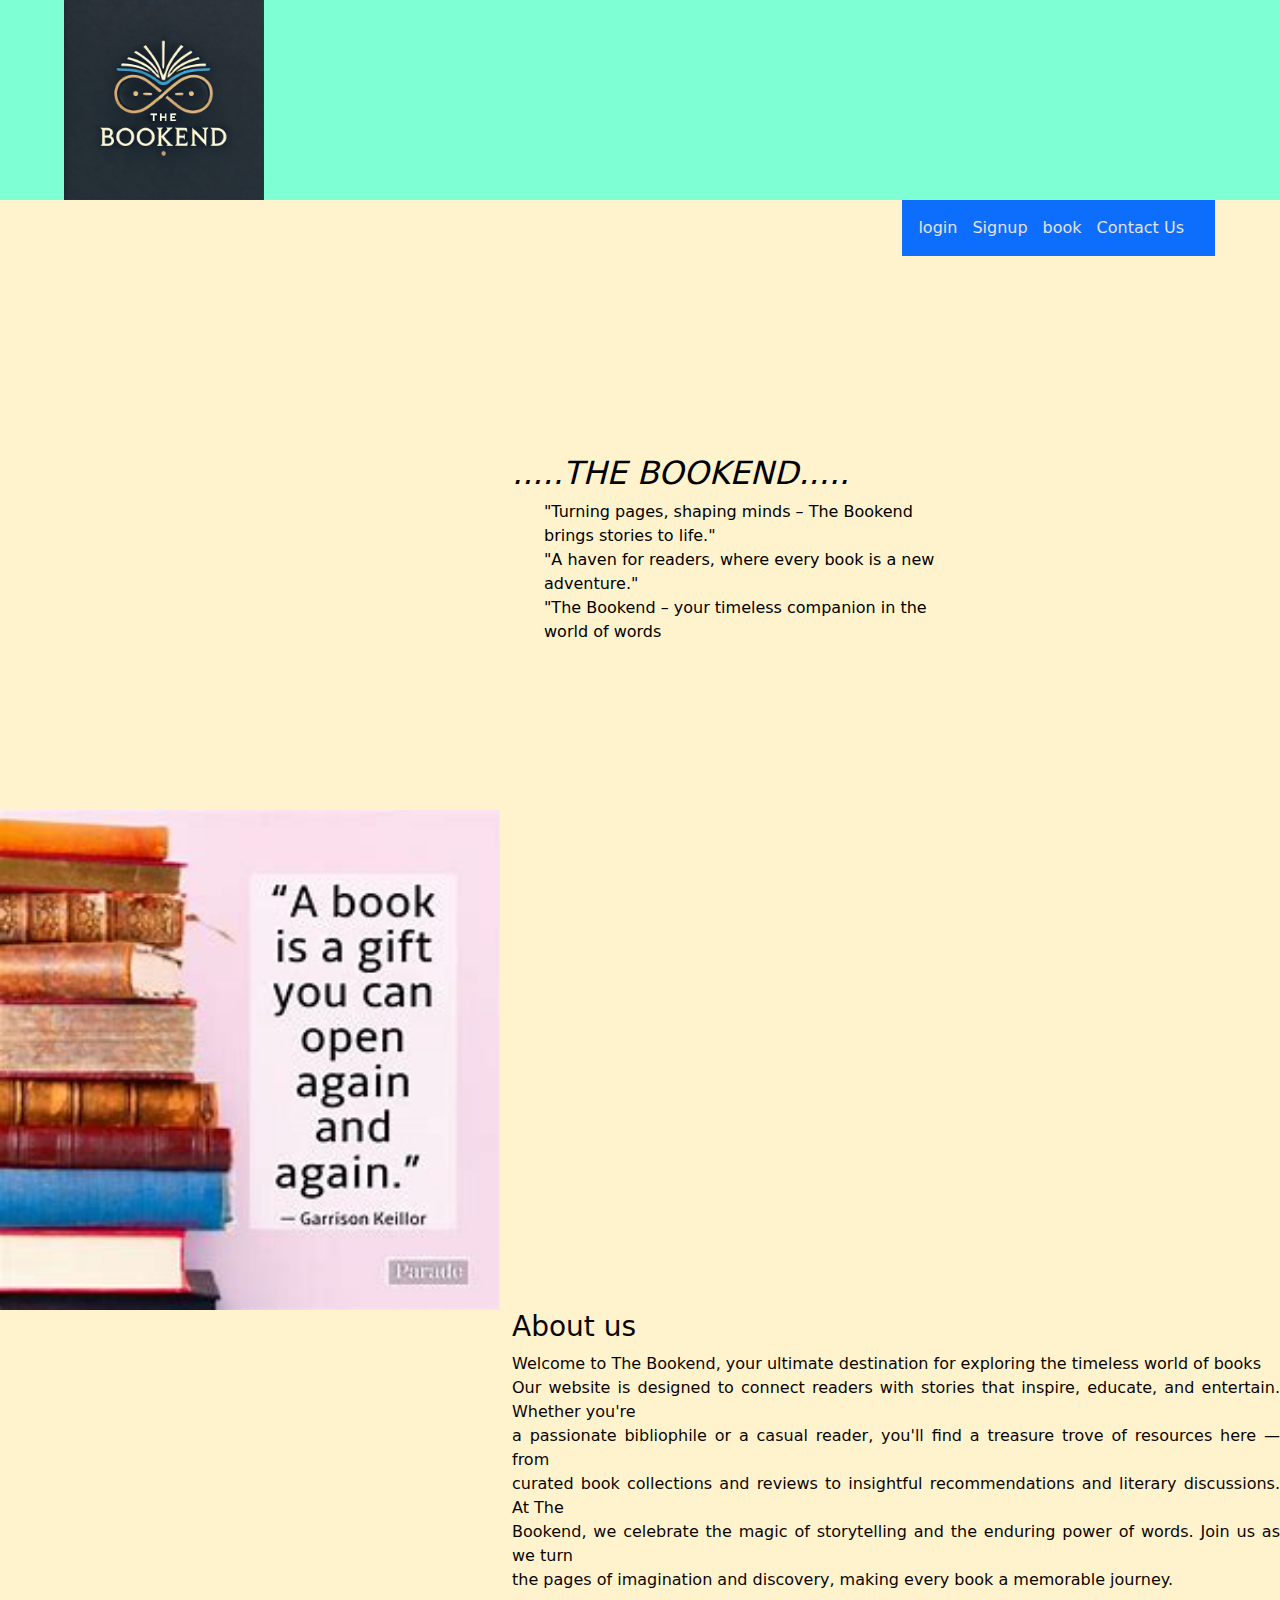
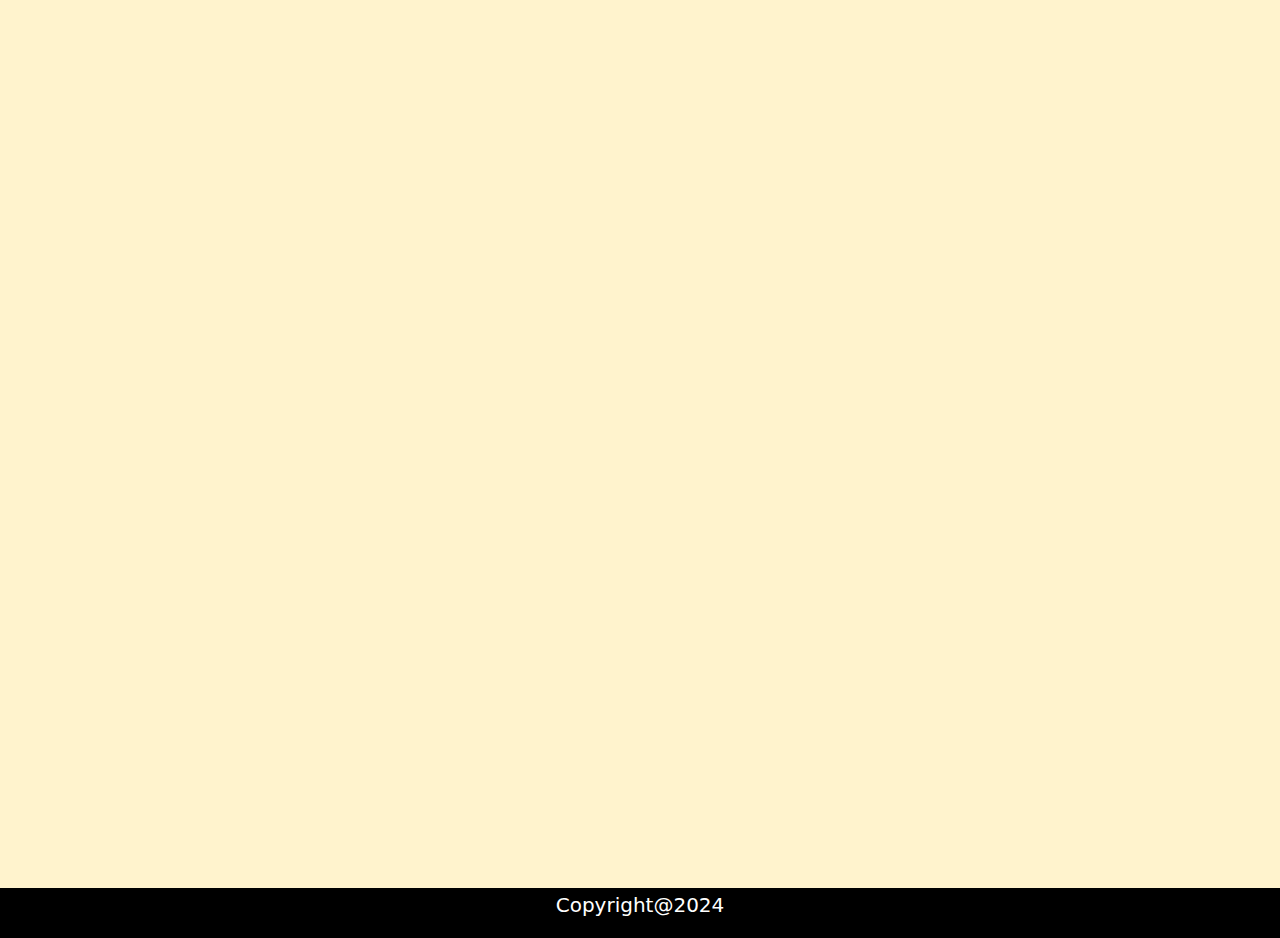
<file: index.html>
<!DOCTYPE html>
<html lang="en">
<head>
    <meta charset="UTF-8">
    <meta name="viewport" content="width=device-width, initial-scale=1.0">
    <title>library</title>
    <link rel="stylesheet" href="css/style.css">
     <link rel="stylesheet" href="css/bootstrap.min.css">
</head>
<body class="bg-warning-subtle">
   <!-- First Header Section -->
    <header class="header-one">  
            <img  id="logo1" src="images/logo.webp" alt="logo" width="200" height="200">
            <button class="navbar-toggler" type="button" data-toggle="collapse" data-target="#navbarOne" aria-controls="navbarOne" aria-expanded="false" aria-label="Toggle navigation">
                <span class="navbar-toggler-icon"></span>
            </button>
            <div class="content">
                <div class="container ">          
              <nav class="navbar navbar-expand-lg p-3 mb-5 bg-primary text-white">
                <button class="navbar-toggler" type="button" data-toggle="collapse" data-target="#navbarNav">
                    <span class="navbar-toggler-icon"></span>
                </button>
                    <div class="collapse navbar-collapse" id="navbarNav">
                    <a href="login.html">login</a>
                    <a href="signup.html">Signup</a>
                    <a href="book.html">book</a>
                    <a href="contact.html">Contact Us</a>
                </div>
            </nav>
            </div>
            </div>
    </header> 
</div>

<div class="grp1">
    <h2><I>.....THE BOOKEND.....</I></h2>
    <ul>
        "Turning pages, shaping minds – The Bookend brings stories to life."
           <br> "A haven for readers, where every book is a new adventure."
           <br> "The Bookend – your timeless companion in the world of words
        
    </ul>
</div>
<div class="grp2">
    <img src="images/img1.jpg" alt="" height="500" width="500">
</div>
<div class="grp3">
    <div class="content">
        <div class="container1 ">  
    <h3>About us</h3>
    <p>
        Welcome to The Bookend, your ultimate destination for exploring the timeless world of books <br>
        Our website is designed to connect readers with stories that inspire, educate, and entertain. Whether you're <br>
        a passionate bibliophile or a casual reader, you'll find a treasure trove of resources here — from <br>
        curated book collections and reviews to insightful recommendations and literary discussions. At The <br>
        Bookend, we celebrate the magic of storytelling and the enduring power of words. Join us as we turn <br>
        the pages of imagination and discovery, making every book a memorable journey.
    </p> 
</div>
</div></div>
<footer>
    <h5>Copyright@2024</h5>
</footer>
</body>
</html>
</file>
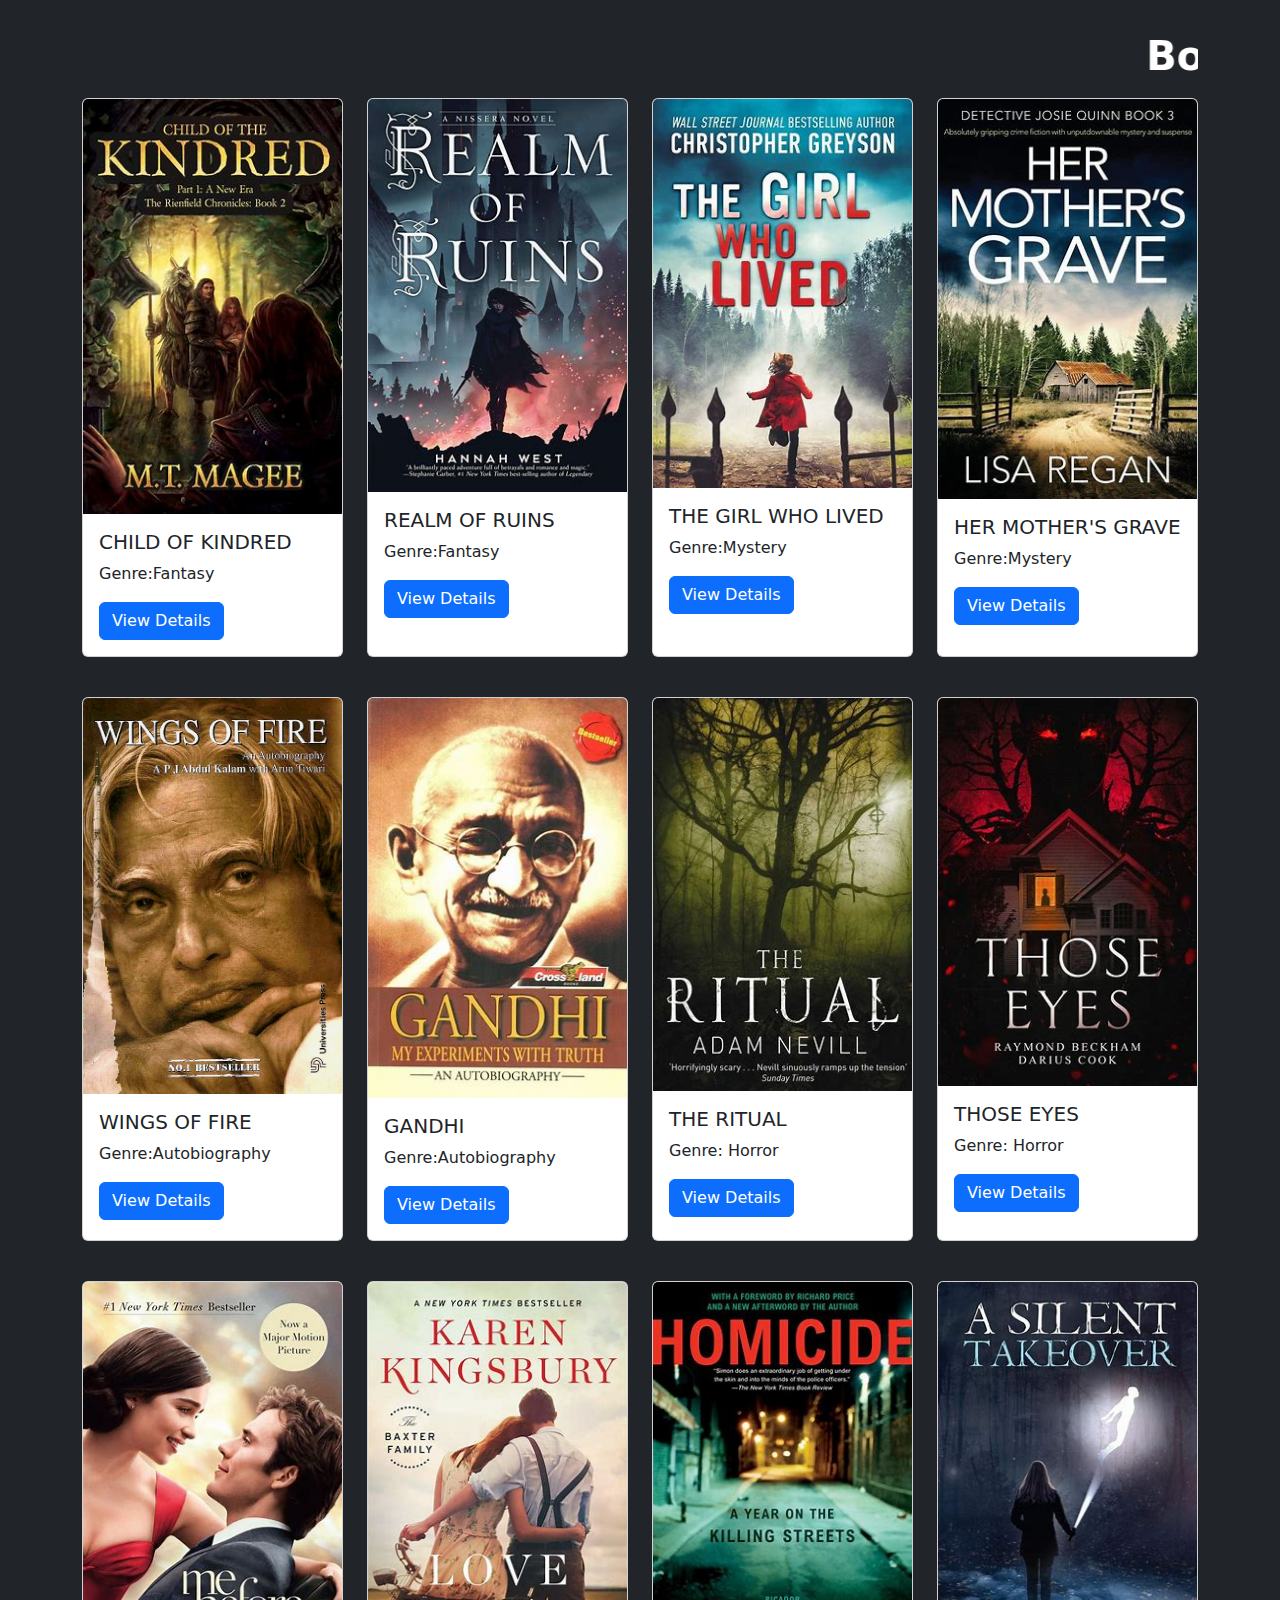
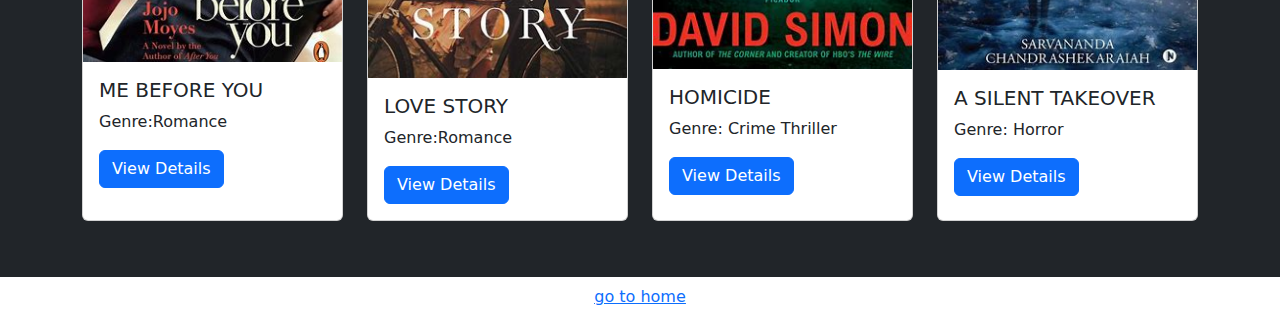
<file: book.html>
<!DOCTYPE html>
  <html lang="en">
  <head>
    <meta charset="UTF-8">
    <meta name="viewport" content="width=device-width, initial-scale=1.0">
    <title>Book Gallery</title>
     <!-- Bootstrap CSS -->
 <link href="https://cdn.jsdelivr.net/npm/bootstrap@5.3.3/dist/css/bootstrap.min.css" rel="stylesheet">
  </head>
  <body>
    <div class="p-3 mb-2 bg-dark text-white">
    <div class="container my-3">
      <h1 class="text-center mb-6"><marquee><b>Book Gallery</b></marquee></h1>
      <div class="row">
        <!-- Book 1 -->
        <div class="col-md-3 col-sm-6 mb-4">
          <div class="card h-100">
            <img src="images/book 1.jpg" class="card-img-top" alt="Book 1">
            <div class="card-body">
              <h5 class="card-title">CHILD OF KINDRED</h5>
              <p class="card-text">Genre:Fantasy</p>
              <a href="book1.html" class="btn btn-primary">View Details</a>
            </div>
          </div>
        </div>
        <!-- Book 2 -->
        <div class="col-md-3 col-sm-6 mb-4">
          <div class="card h-100">
            <img src="images/book2.jpg" class="card-img-top" alt="Book 2">
            <div class="card-body">
              <h5 class="card-title">REALM OF RUINS</h5>
              <p class="card-text">Genre:Fantasy</p>
              <a href="book2.html" class="btn btn-primary">View Details</a>
            </div>
          </div>
        </div>
        <!-- Book 3 -->
        <div class="col-md-3 col-sm-6 mb-4">
          <div class="card h-100">
            <img src="images/book3.jpg" class="card-img-top" alt="Book 3">
            <div class="card-body">
              <h5 class="card-title">THE GIRL WHO LIVED</h5>
              <p class="card-text">Genre:Mystery</p>
              <a href="book3.html" class="btn btn-primary">View Details</a>
            </div>
          </div>
        </div>
        <!-- Book 4 -->
        <div class="col-md-3 col-sm-6 mb-4">
          <div class="card h-100">
            <img src="images/book4.jpg" class="card-img-top" alt="Book 4">
            <div class="card-body">
              <h5 class="card-title">HER MOTHER'S GRAVE</h5>
              <p class="card-text">Genre:Mystery</p>
              <a href="book4.html" class="btn btn-primary">View Details</a>
            </div>
          </div>
        </div>
      </div>
    </div>

    
    <!-- Bootstrap JS -->
    <!-- <script src="https://cdn.jsdelivr.net/npm/bootstrap@5.3.3/dist/js/bootstrap.bundle.min.js"></script>
  </body> -->
  <div class="container my-3">
   
    <div class="row">
      <!-- Book 5 -->
      <div class="col-md-3 col-sm-6 mb-4">
        <div class="card h-100">
          <img src="images/book5.jpg" class="card-img-top" alt="Book 1">
          <div class="card-body">
            <h5 class="card-title">WINGS OF FIRE</h5>
            <p class="card-text">Genre:Autobiography</p>
            <a href="book5.html" class="btn btn-primary">View Details</a>
          </div>
        </div>
      </div>
      <!-- Book 6 -->
      <div class="col-md-3 col-sm-6 mb-4">
        <div class="card h-100">
          <img src="images/book6.jpg" class="card-img-top" alt="Book 2">
          <div class="card-body">
            <h5 class="card-title">GANDHI</h5>
            <p class="card-text">Genre:Autobiography</p>
            <a href="#" class="btn btn-primary">View Details</a>
          </div>
        </div>
      </div>
      <!-- Book 7 -->
      <div class="col-md-3 col-sm-6 mb-4">
        <div class="card h-100">
          <img src="images/book7.jpg" class="card-img-top" alt="Book 3">
          <div class="card-body">
            <h5 class="card-title">THE RITUAL</h5>
            <p class="card-text">Genre: Horror</p>
            <a href="#" class="btn btn-primary">View Details</a>
          </div>
        </div>
      </div>
      <!-- Book 8 -->
      <div class="col-md-3 col-sm-6 mb-4">
        <div class="card h-100">
          <img src="images/book8.jpg" class="card-img-top" alt="Book 4">
          <div class="card-body">
            <h5 class="card-title">THOSE EYES</h5>
            <p class="card-text">Genre: Horror</p>
            <a href="#" class="btn btn-primary">View Details</a>
          </div>
        </div>
      </div>
    </div>
  </div>


  <div class="container my-3">

    <div class="row">
      <!-- Book 9 -->
      <div class="col-md-3 col-sm-6 mb-4">
        <div class="card h-100">
          <img src="images/book9.jpg" class="card-img-top" alt="Book 1">
          <div class="card-body">
            <h5 class="card-title">ME BEFORE YOU</h5>
            <p class="card-text">Genre:Romance</p>
            <a href="#" class="btn btn-primary">View Details</a>
          </div>
        </div>
      </div>
      <!-- Book 10 -->
      <div class="col-md-3 col-sm-6 mb-4">
        <div class="card h-100">
          <img src="images/book10.jpg" class="card-img-top" alt="Book 2">
          <div class="card-body">
            <h5 class="card-title">LOVE STORY</h5>
            <p class="card-text">Genre:Romance</p>
            <a href="#" class="btn btn-primary">View Details</a>
          </div>
        </div>
      </div>
      <!-- Book 11-->
      <div class="col-md-3 col-sm-6 mb-4">
        <div class="card h-100">
          <img src="images/book11.jpg" class="card-img-top" alt="Book 3">
          <div class="card-body">
            <h5 class="card-title">HOMICIDE</h5>
            <p class="card-text">Genre: Crime Thriller</p>
            <a href="#" class="btn btn-primary">View Details</a>
          </div>
        </div>
      </div>
      <!-- Book 12-->
      <div class="col-md-3 col-sm-6 mb-4">
        <div class="card h-100">
          <img src="images/book12.jpg" class="card-img-top" alt="Book 4">
          <div class="card-body">
            <h5 class="card-title">A SILENT TAKEOVER</h5>
            <p class="card-text">Genre: Horror</p>
            <a href="#" class="btn btn-primary">View Details</a>
          </div>
        </div>
      </div>
    </div>
  </div>
</div>
<div>
  <a href="index.html"><u><center>go to home</center></u></a>

</div>
  
</body>
</html>
</file>
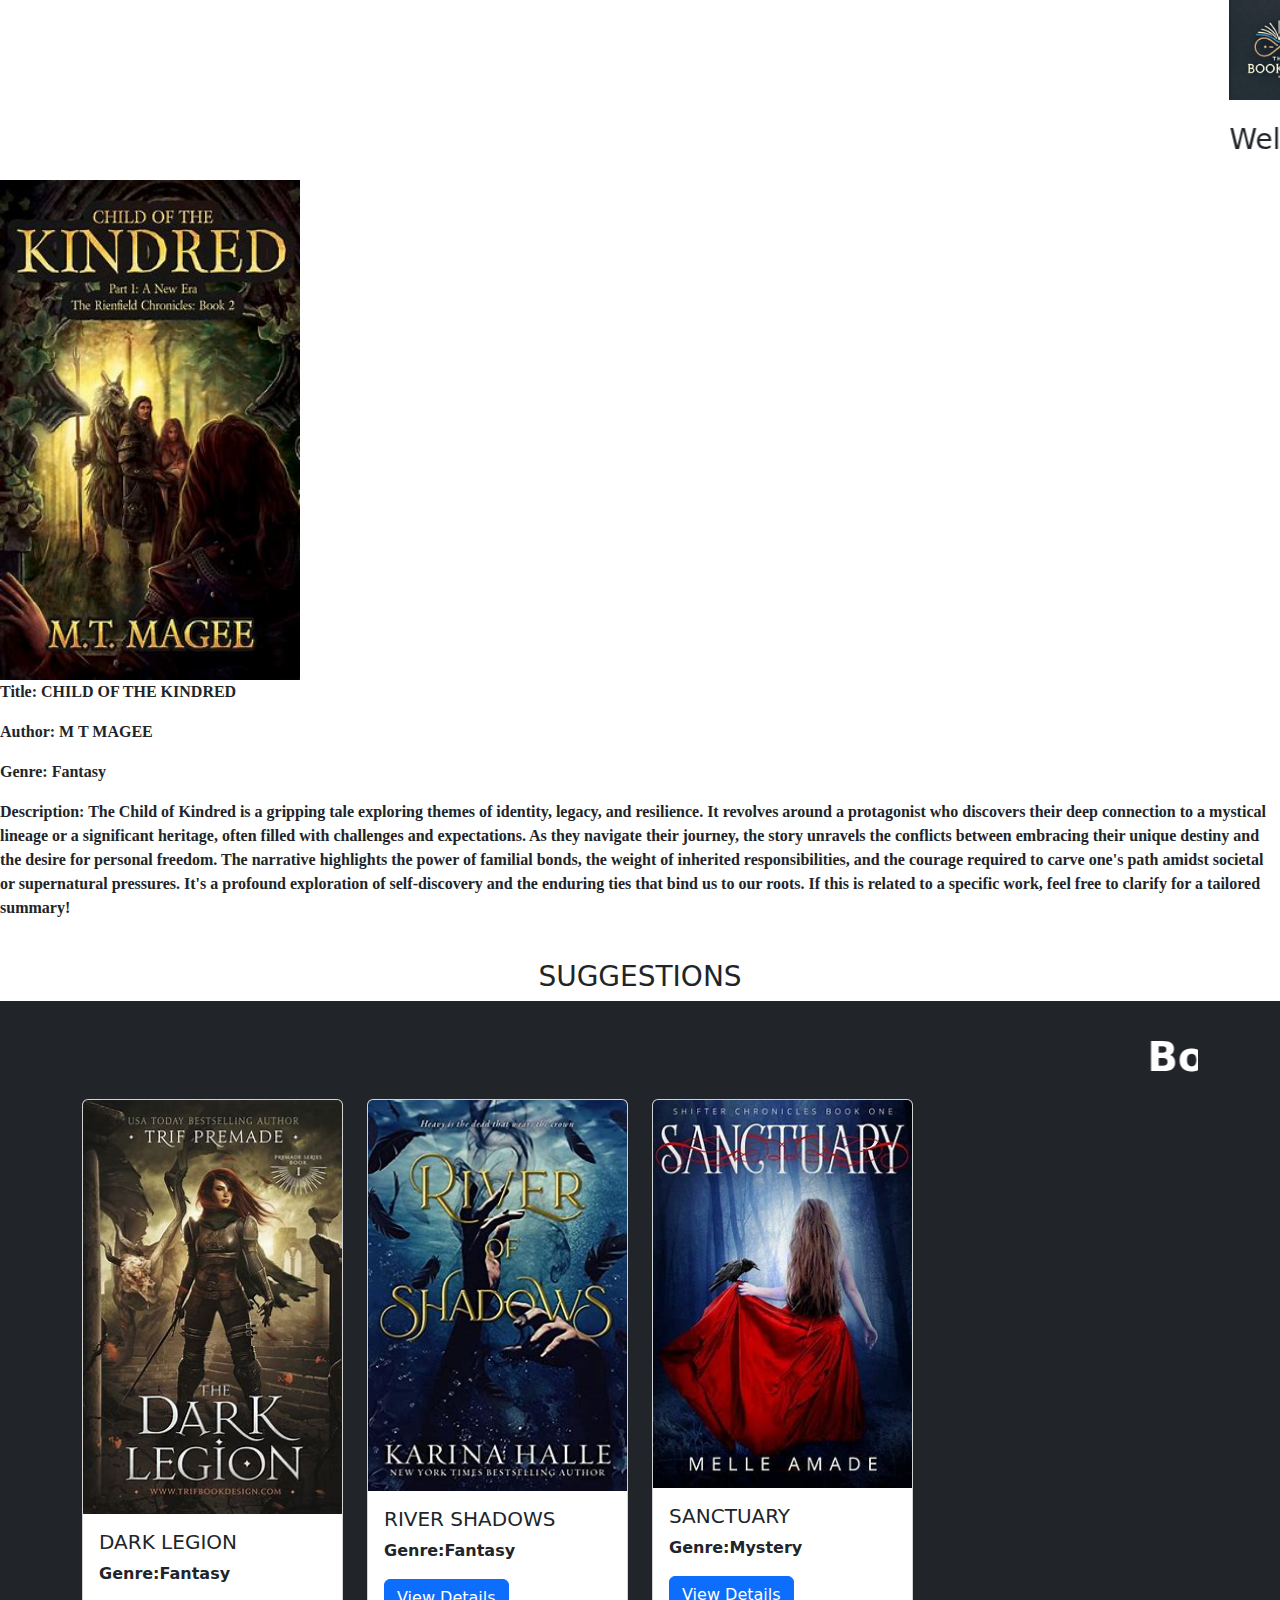
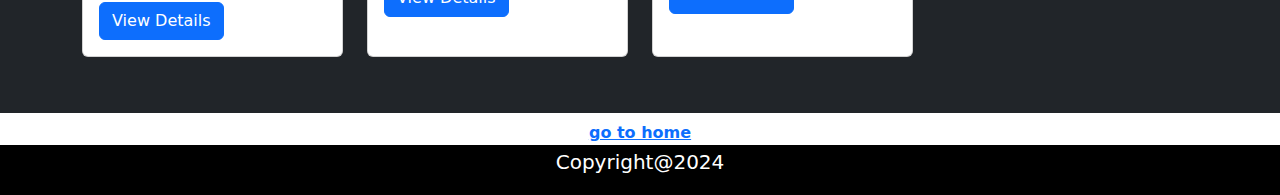
<file: book1.html>
<!DOCTYPE html>
<html lang="en">
<head>
    <meta charset="UTF-8">
    <meta name="viewport" content="width=device-width, initial-scale=1.0">
    <title>Document</title>
    <link rel="stylesheet" href="css/book1.css">
    <link rel="stylesheet" href="css/bootstrap.min.css">
</head>
<body>
    <marquee>  
    <img src="images/logo.webp" alt="" height="100" width="100"></marquee>
 <marquee> <p><h3>Welcometo the book gallery</h3></p> 
    </marquee>

    <img src="images/book 1.jpg" alt="" height="500" width="300">
    <br>
    <div class="a1">
    <p>
        <b>Title:<b> CHILD OF THE KINDRED</p>
    <P>Author: M T MAGEE</P>
    <p>Genre: Fantasy</p>
    <p>Description: The Child of Kindred is a gripping tale exploring themes of identity, legacy, and resilience. It revolves around a protagonist who discovers their deep connection to a mystical lineage or a significant heritage, often filled with challenges and expectations. As they navigate their journey, the story unravels the conflicts between embracing their unique destiny and the desire for personal freedom.

        The narrative highlights the power of familial bonds, the weight of inherited responsibilities, and the courage required to carve one's path amidst societal or supernatural pressures. It's a profound exploration of self-discovery and the enduring ties that bind us to our roots.
        
        If this is related to a specific work, feel free to clarify for a tailored summary!</p>
    </div>

    <br><h3><center>SUGGESTIONS</center></SUGGESTIONS></h3>


    <div class="p-3 mb-2 bg-dark text-white">
        <div class="container my-3">
          <h1 class="text-center mb-6"><marquee><b>Book Gallery</b></marquee></h1>
          <div class="row">
            <!-- Book 1 -->
            <div class="col-md-3 col-sm-6 mb-4">
              <div class="card h-100">
                <img src="images/s1.jpg" class="card-img-top" alt="Book 1">
                <div class="card-body">
                  <h5 class="card-title">DARK LEGION</h5>
                  <p class="card-text">Genre:Fantasy</p>
                  <a href="#" class="btn btn-primary">View Details</a>
                </div>
              </div>
            </div>
            <!-- Book 2 -->
            <div class="col-md-3 col-sm-6 mb-4">
              <div class="card h-100">
                <img src="images/s2.jpg" class="card-img-top" alt="Book 2">
                <div class="card-body">
                  <h5 class="card-title">RIVER SHADOWS</h5>
                  <p class="card-text">Genre:Fantasy</p>
                  <a href="#" class="btn btn-primary">View Details</a>
                </div>
              </div>
            </div>
            <!-- Book 3 -->
            <div class="col-md-3 col-sm-6 mb-4">
              <div class="card h-100">
                <img src="images/s3.jpg" class="card-img-top" alt="Book 3">
                <div class="card-body">
                  <h5 class="card-title">SANCTUARY</h5>
                  <p class="card-text">Genre:Mystery</p>
                  <a href="#" class="btn btn-primary">View Details</a>
                </div>
              </div>
            </div>
            </div>
            </div>
            </div>

            <div>
              <a href="book.html"><u><center>go to home</center></u></a>

          </div>
            <footer>
                <h5>Copyright@2024</h5>
            </footer>
</body>
</html>
</file>
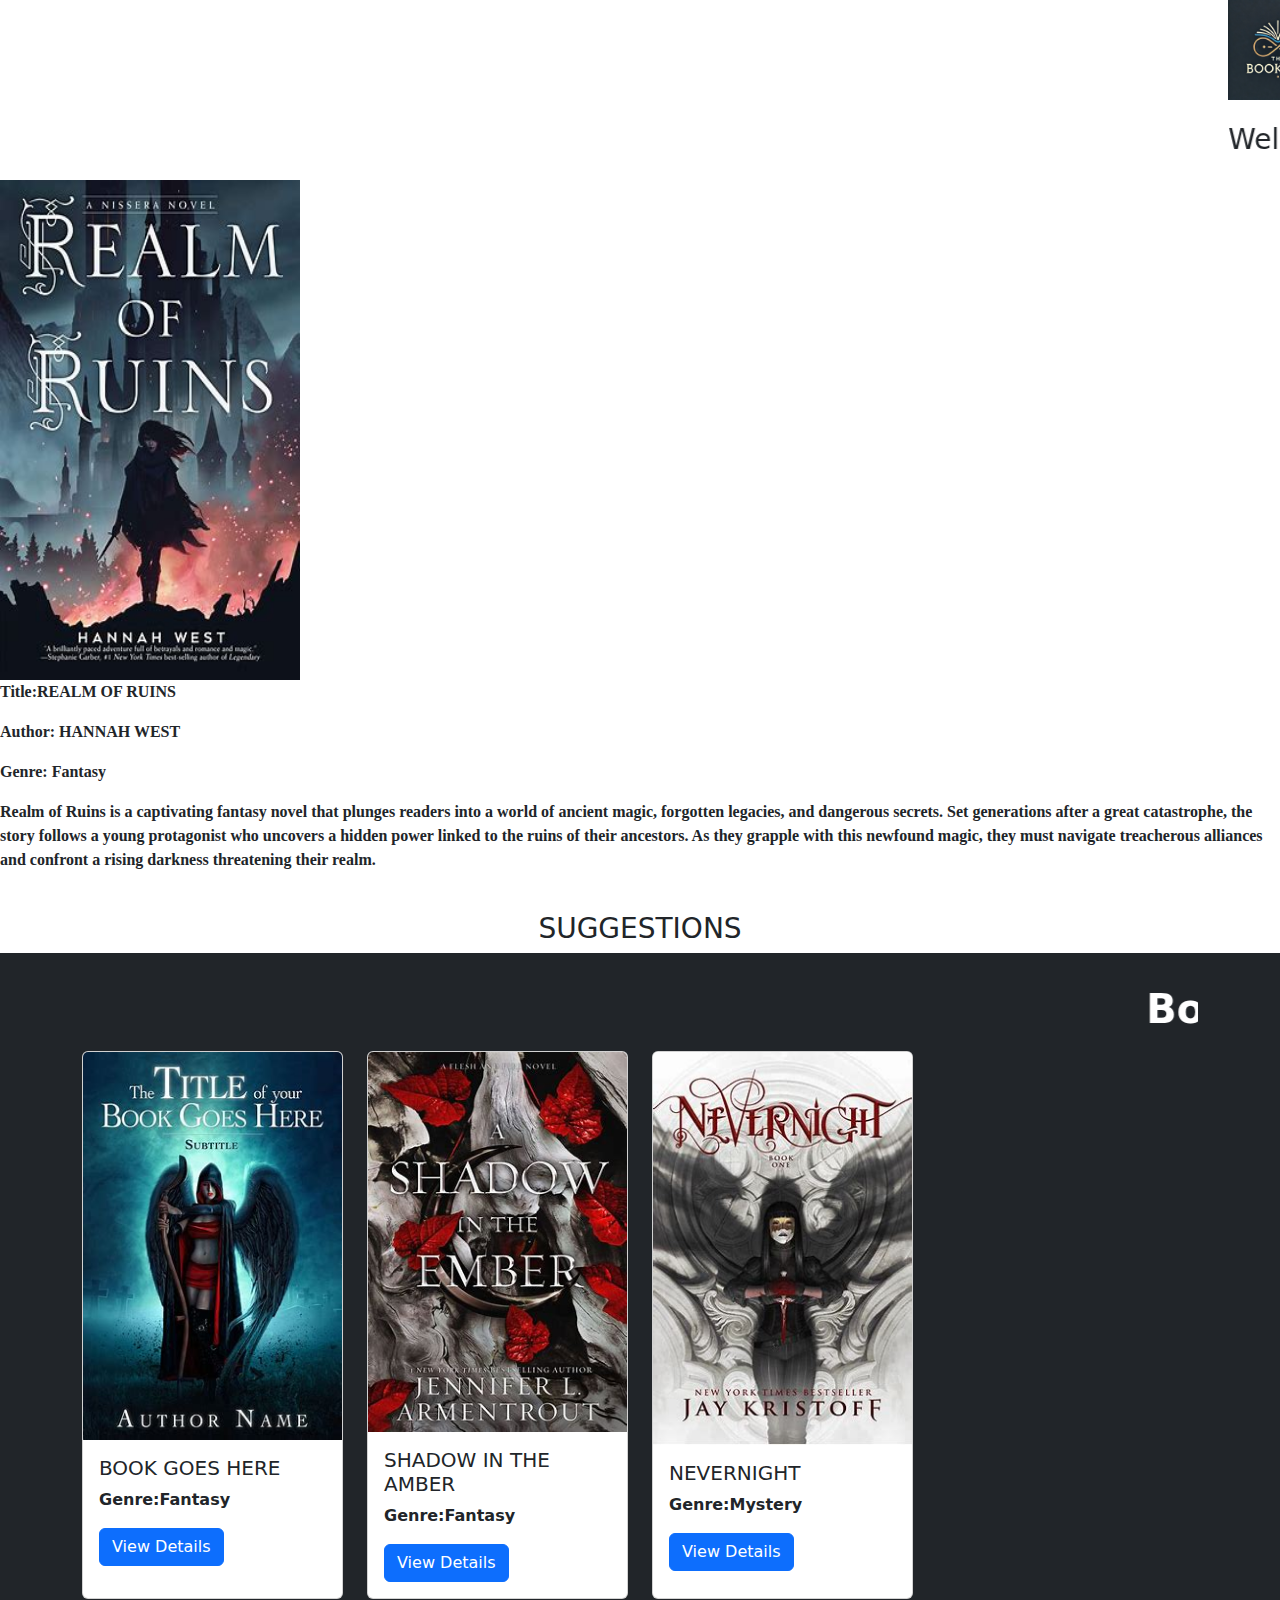
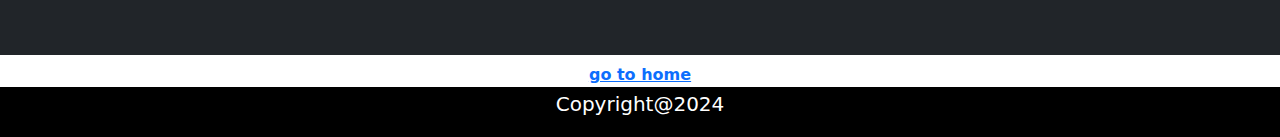
<file: book2.html>
<!DOCTYPE html>
<html lang="en">
<head>
    <meta charset="UTF-8">
    <meta name="viewport" content="width=device-width, initial-scale=1.0">
    <title>Document</title>
    <link rel="stylesheet" href="css/book1.css">
    <link rel="stylesheet" href="css/bootstrap.min.css">
</head>
<body>
    <marquee>  
    <img src="images/logo.webp" alt="" height="100" width="100"></marquee>
 <marquee> <p><h3>Welcometo the book gallery</h3></p> 
    </marquee>

    <img src="images/book2.jpg" alt="" height="500" width="300">
    <br>
    <div class="a1">
    <p>
        <b>Title:<b>REALM OF RUINS</p>
    <P>Author: HANNAH WEST</P>
    <p>Genre: Fantasy</p>
    <p>Realm of Ruins is a captivating fantasy novel that plunges readers into a world of ancient magic, forgotten legacies, and dangerous secrets. Set generations after a great catastrophe, the story follows a young protagonist who uncovers a hidden power linked to the ruins of their ancestors. As they grapple with this newfound magic, they must navigate treacherous alliances and confront a rising darkness threatening their realm.</p>
    </div>

    <br><h3><center>SUGGESTIONS</center></SUGGESTIONS></h3>


    <div class="p-3 mb-2 bg-dark text-white">
        <div class="container my-3">
          <h1 class="text-center mb-6"><marquee><b>Book Gallery</b></marquee></h1>
          <div class="row">
            <!-- Book 1 -->
            <div class="col-md-3 col-sm-6 mb-4">
              <div class="card h-100">
                <img src="images/s4.jpg" class="card-img-top" alt="Book 1">
                <div class="card-body">
                  <h5 class="card-title">BOOK GOES HERE</h5>
                  <p class="card-text">Genre:Fantasy</p>
                  <a href="#" class="btn btn-primary">View Details</a>
                </div>
              </div>
            </div>
            <!-- Book 2 -->
            <div class="col-md-3 col-sm-6 mb-4">
              <div class="card h-100">
                <img src="images/s5.jpg" class="card-img-top" alt="Book 2">
                <div class="card-body">
                  <h5 class="card-title">SHADOW IN THE AMBER</h5>
                  <p class="card-text">Genre:Fantasy</p>
                  <a href="#" class="btn btn-primary">View Details</a>
                </div>
              </div>
            </div>
            <!-- Book 3 -->
            <div class="col-md-3 col-sm-6 mb-4">
              <div class="card h-100">
                <img src="images/s6.jpg" class="card-img-top" alt="Book 3">
                <div class="card-body">
                  <h5 class="card-title">NEVERNIGHT</h5>
                  <p class="card-text">Genre:Mystery</p>
                  <a href="#" class="btn btn-primary">View Details</a>
                </div>
              </div>
            </div>
            </div>
            </div>
            </div>

            <div>
              <a href="book.html"><u><center>go to home</center></u></a>

          </div>
            <footer>
                <h5>Copyright@2024</h5>
            </footer>
</body>
</html>
</file>
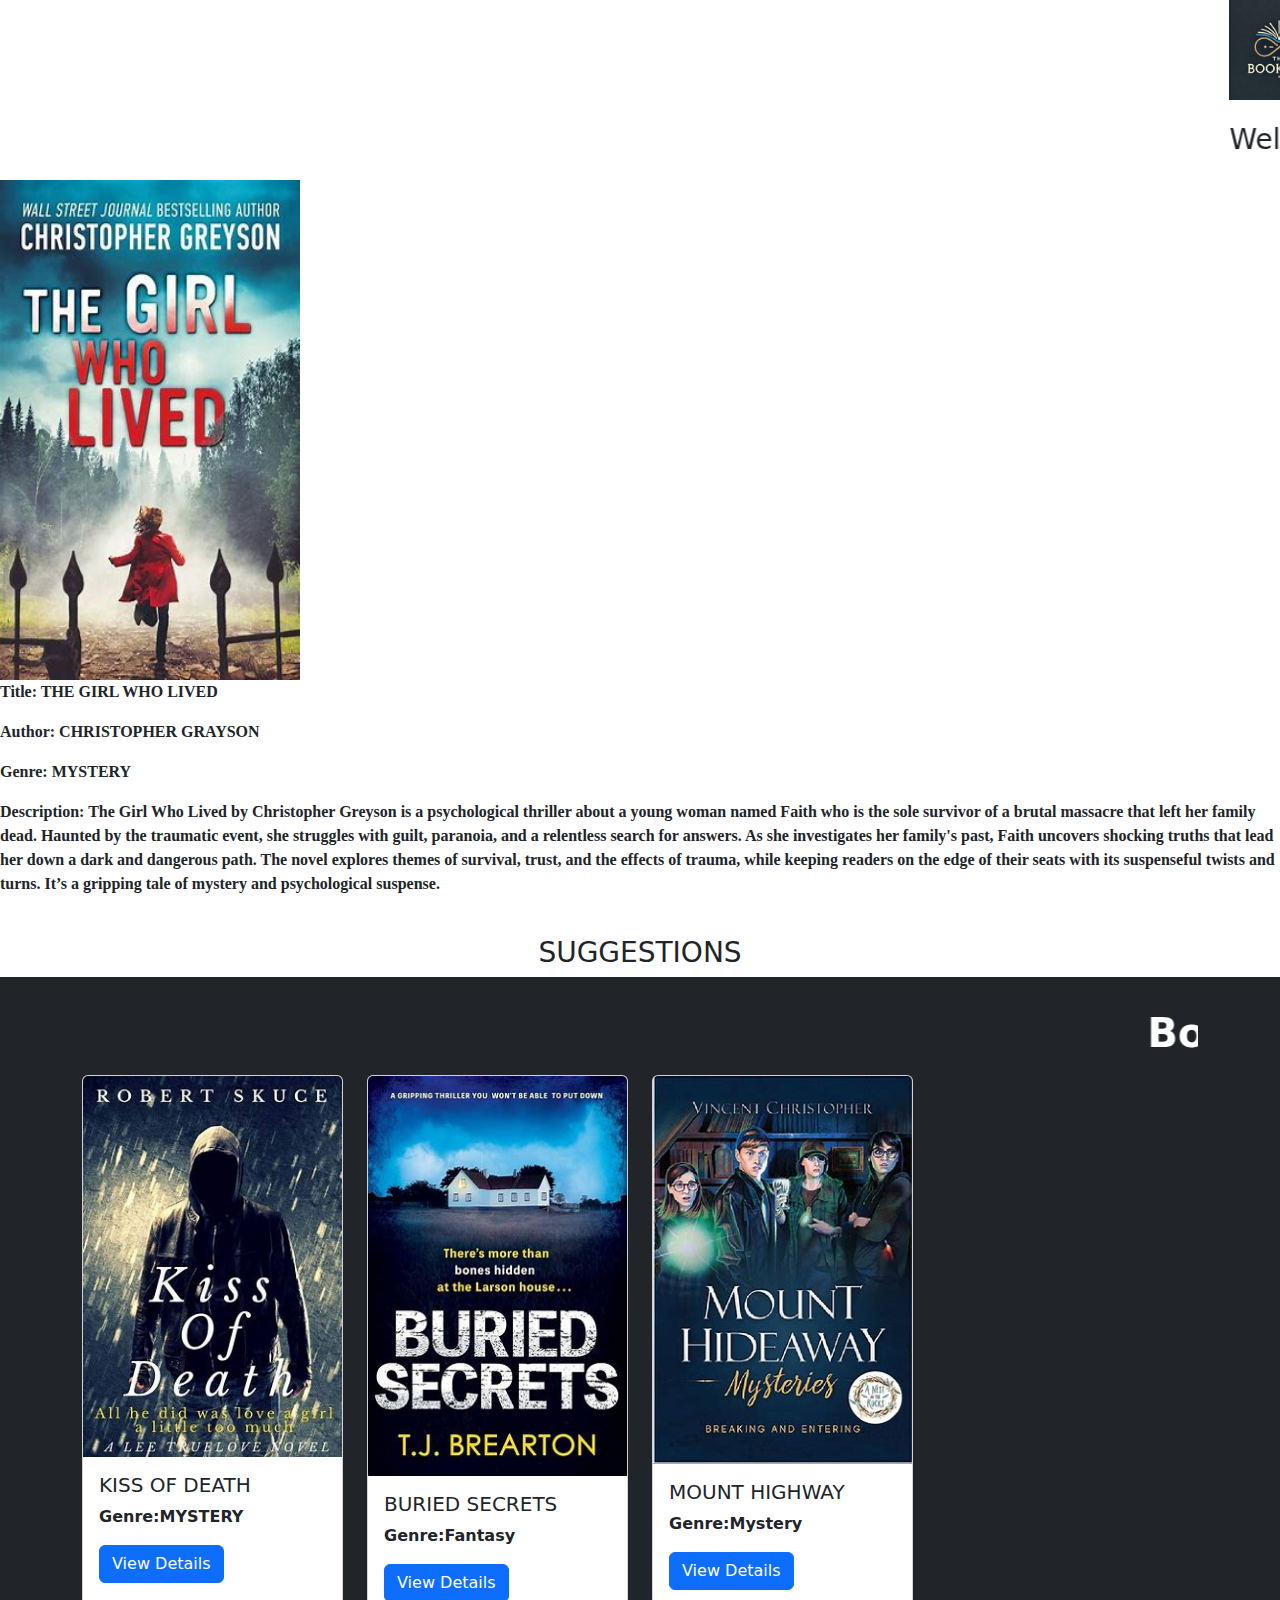
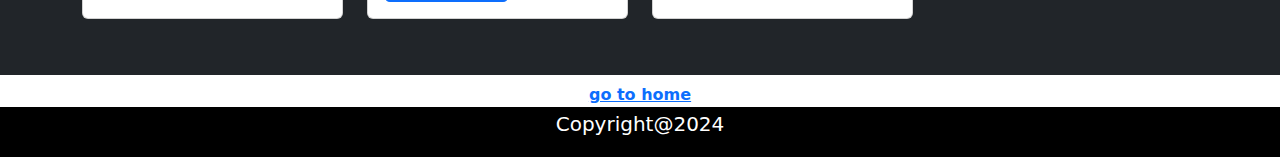
<file: book3.html>
<!DOCTYPE html>
<html lang="en">
<head>
    <meta charset="UTF-8">
    <meta name="viewport" content="width=device-width, initial-scale=1.0">
    <title>Document</title>
    <link rel="stylesheet" href="css/book3.css">
    <link rel="stylesheet" href="css/bootstrap.min.css">
</head>
<body>
    <marquee>  
    <img src="images/logo.webp" alt="" height="100" width="100"></marquee>
 <marquee> <p><h3>Welcometo the book gallery</h3></p> 
    </marquee>

    <img src="images/book3.jpg" alt="" height="500" width="300">
    <br>
    <div class="a1">
    <p>
        <b>Title:<b> THE GIRL WHO LIVED</p>
    <P>Author: CHRISTOPHER GRAYSON</P>
    <p>Genre: MYSTERY</p>
    <p>Description: The Girl Who Lived by Christopher Greyson is a psychological thriller about a young woman named Faith who is the sole survivor of a brutal massacre that left her family dead. Haunted by the traumatic event, she struggles with guilt, paranoia, and a relentless search for answers. As she investigates her family's past, Faith uncovers shocking truths that lead her down a dark and dangerous path.

      The novel explores themes of survival, trust, and the effects of trauma, while keeping readers on the edge of their seats with its suspenseful twists and turns. It’s a gripping tale of mystery and psychological suspense.</p>
    </div>

    <br><h3><center>SUGGESTIONS</center></SUGGESTIONS></h3>


    <div class="p-3 mb-2 bg-dark text-white">
        <div class="container my-3">
          <h1 class="text-center mb-6"><marquee><b>Book Gallery</b></marquee></h1>
          <div class="row">
            <!-- Book 1 -->
            <div class="col-md-3 col-sm-6 mb-4">
              <div class="card h-100">
                <img src="images/s7.jpg" class="card-img-top" alt="Book 1">
                <div class="card-body">
                  <h5 class="card-title">KISS OF DEATH</h5>
                  <p class="card-text">Genre:MYSTERY</p>
                  <a href="#" class="btn btn-primary">View Details</a>
                </div>
              </div>
            </div>
            <!-- Book 2 -->
            <div class="col-md-3 col-sm-6 mb-4">
              <div class="card h-100">
                <img src="images/s8.jpg" class="card-img-top" alt="Book 2">
                <div class="card-body">
                  <h5 class="card-title">BURIED SECRETS</h5>
                  <p class="card-text">Genre:Fantasy</p>
                  <a href="#" class="btn btn-primary">View Details</a>
                </div>
              </div>
            </div>
            <!-- Book 3 -->
            <div class="col-md-3 col-sm-6 mb-4">
              <div class="card h-100">
                <img src="images/s9.jpg" class="card-img-top" alt="Book 3">
                <div class="card-body">
                  <h5 class="card-title">MOUNT HIGHWAY</h5>
                  <p class="card-text">Genre:Mystery</p>
                  <a href="#" class="btn btn-primary">View Details</a>
                </div>
              </div>
            </div>
            </div>
            </div>
            </div>

            <div>
              <a href="book.html"><u><center>go to home</center></u></a>

          </div>
            <footer>
                <h5>Copyright@2024</h5>
            </footer>
</body>
</html>
</file>
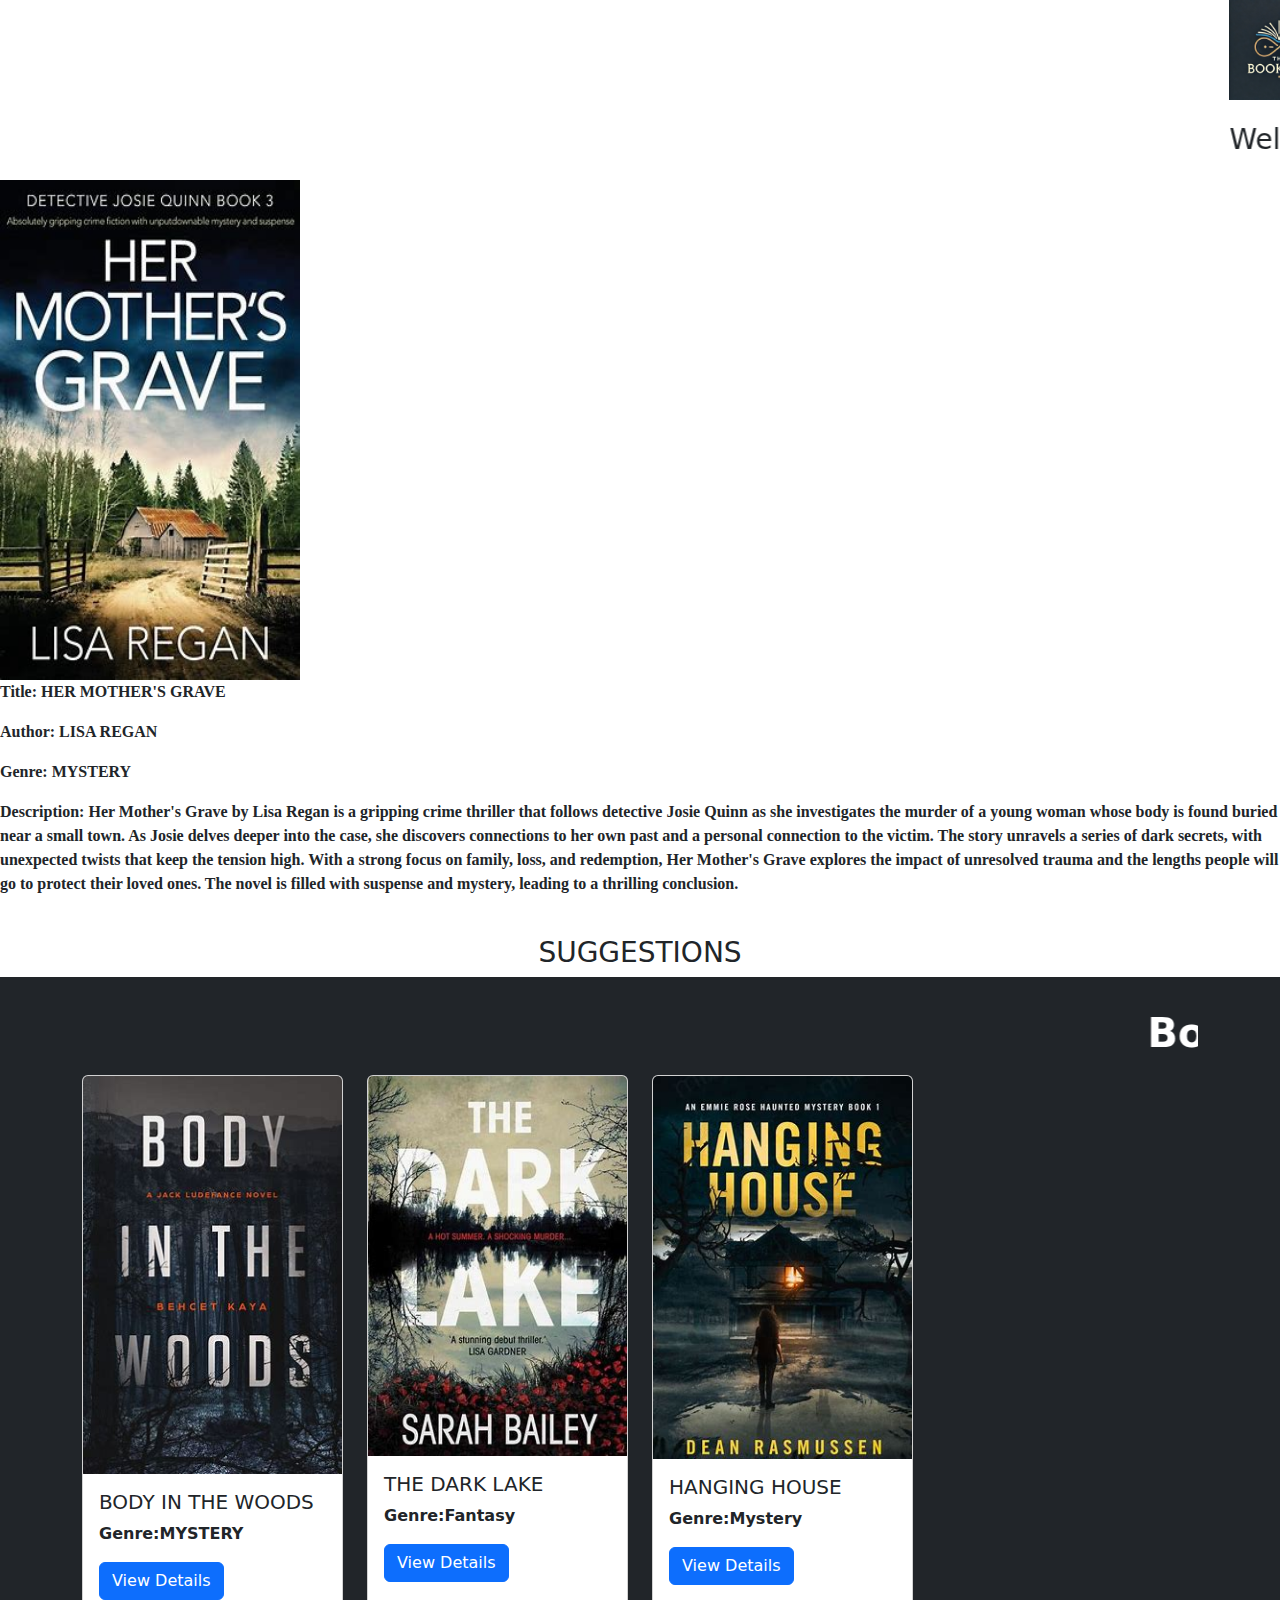
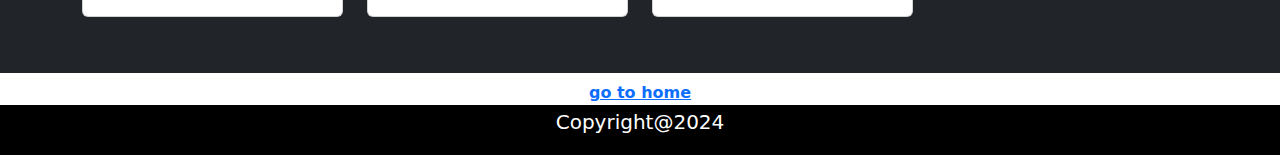
<file: book4.html>
<!DOCTYPE html>
<html lang="en">
<head>
    <meta charset="UTF-8">
    <meta name="viewport" content="width=device-width, initial-scale=1.0">
    <title>Document</title>
    <link rel="stylesheet" href="css/book4.css">
    <link rel="stylesheet" href="css/bootstrap.min.css">
</head>
<body>
    <marquee>  
    <img src="images/logo.webp" alt="" height="100" width="100"></marquee>
 <marquee> <p><h3>Welcometo the book gallery</h3></p> 
    </marquee>

    <img src="images/book4.jpg" alt="" height="500" width="300">
    <br>
    <div class="a1">
    <p>
        <b>Title:<b> HER MOTHER'S GRAVE</p>
    <P>Author: LISA REGAN</P>
    <p>Genre: MYSTERY</p>
    <p>Description: Her Mother's Grave by Lisa Regan is a gripping crime thriller that follows detective Josie Quinn as she investigates the murder of a young woman whose body is found buried near a small town. As Josie delves deeper into the case, she discovers connections to her own past and a personal connection to the victim. The story unravels a series of dark secrets, with unexpected twists that keep the tension high.

        With a strong focus on family, loss, and redemption, Her Mother's Grave explores the impact of unresolved trauma and the lengths people will go to protect their loved ones. The novel is filled with suspense and mystery, leading to a thrilling conclusion.</p>
    </div>

    <br><h3><center>SUGGESTIONS</center></SUGGESTIONS></h3>


    <div class="p-3 mb-2 bg-dark text-white">
        <div class="container my-3">
          <h1 class="text-center mb-6"><marquee><b>Book Gallery</b></marquee></h1>
          <div class="row">
            <!-- Book 1 -->
            <div class="col-md-3 col-sm-6 mb-4">
              <div class="card h-100">
                <img src="images/S10.jpg" class="card-img-top" alt="Book 1">
                <div class="card-body">
                  <h5 class="card-title">BODY IN THE WOODS</h5>
                  <p class="card-text">Genre:MYSTERY</p>
                  <a href="#" class="btn btn-primary">View Details</a>
                </div>
              </div>
            </div>
            <!-- Book 2 -->
            <div class="col-md-3 col-sm-6 mb-4">
              <div class="card h-100">
                <img src="images/S11.jpg" class="card-img-top" alt="Book 2">
                <div class="card-body">
                  <h5 class="card-title">THE DARK LAKE</h5>
                  <p class="card-text">Genre:Fantasy</p>
                  <a href="#" class="btn btn-primary">View Details</a>
                </div>
              </div>
            </div>
            <!-- Book 3 -->
            <div class="col-md-3 col-sm-6 mb-4">
              <div class="card h-100">
                <img src="images/S12.jpg" class="card-img-top" alt="Book 3">
                <div class="card-body">
                  <h5 class="card-title">HANGING HOUSE</h5>
                  <p class="card-text">Genre:Mystery</p>
                  <a href="#" class="btn btn-primary">View Details</a>
                </div>
              </div>
            </div>
            </div>
            </div>
            </div>

            <div>
              <a href="book.html"><u><center>go to home</center></u></a>

          </div>
            <footer>
                <h5>Copyright@2024</h5>
            </footer>
</body>
</html>
</file>
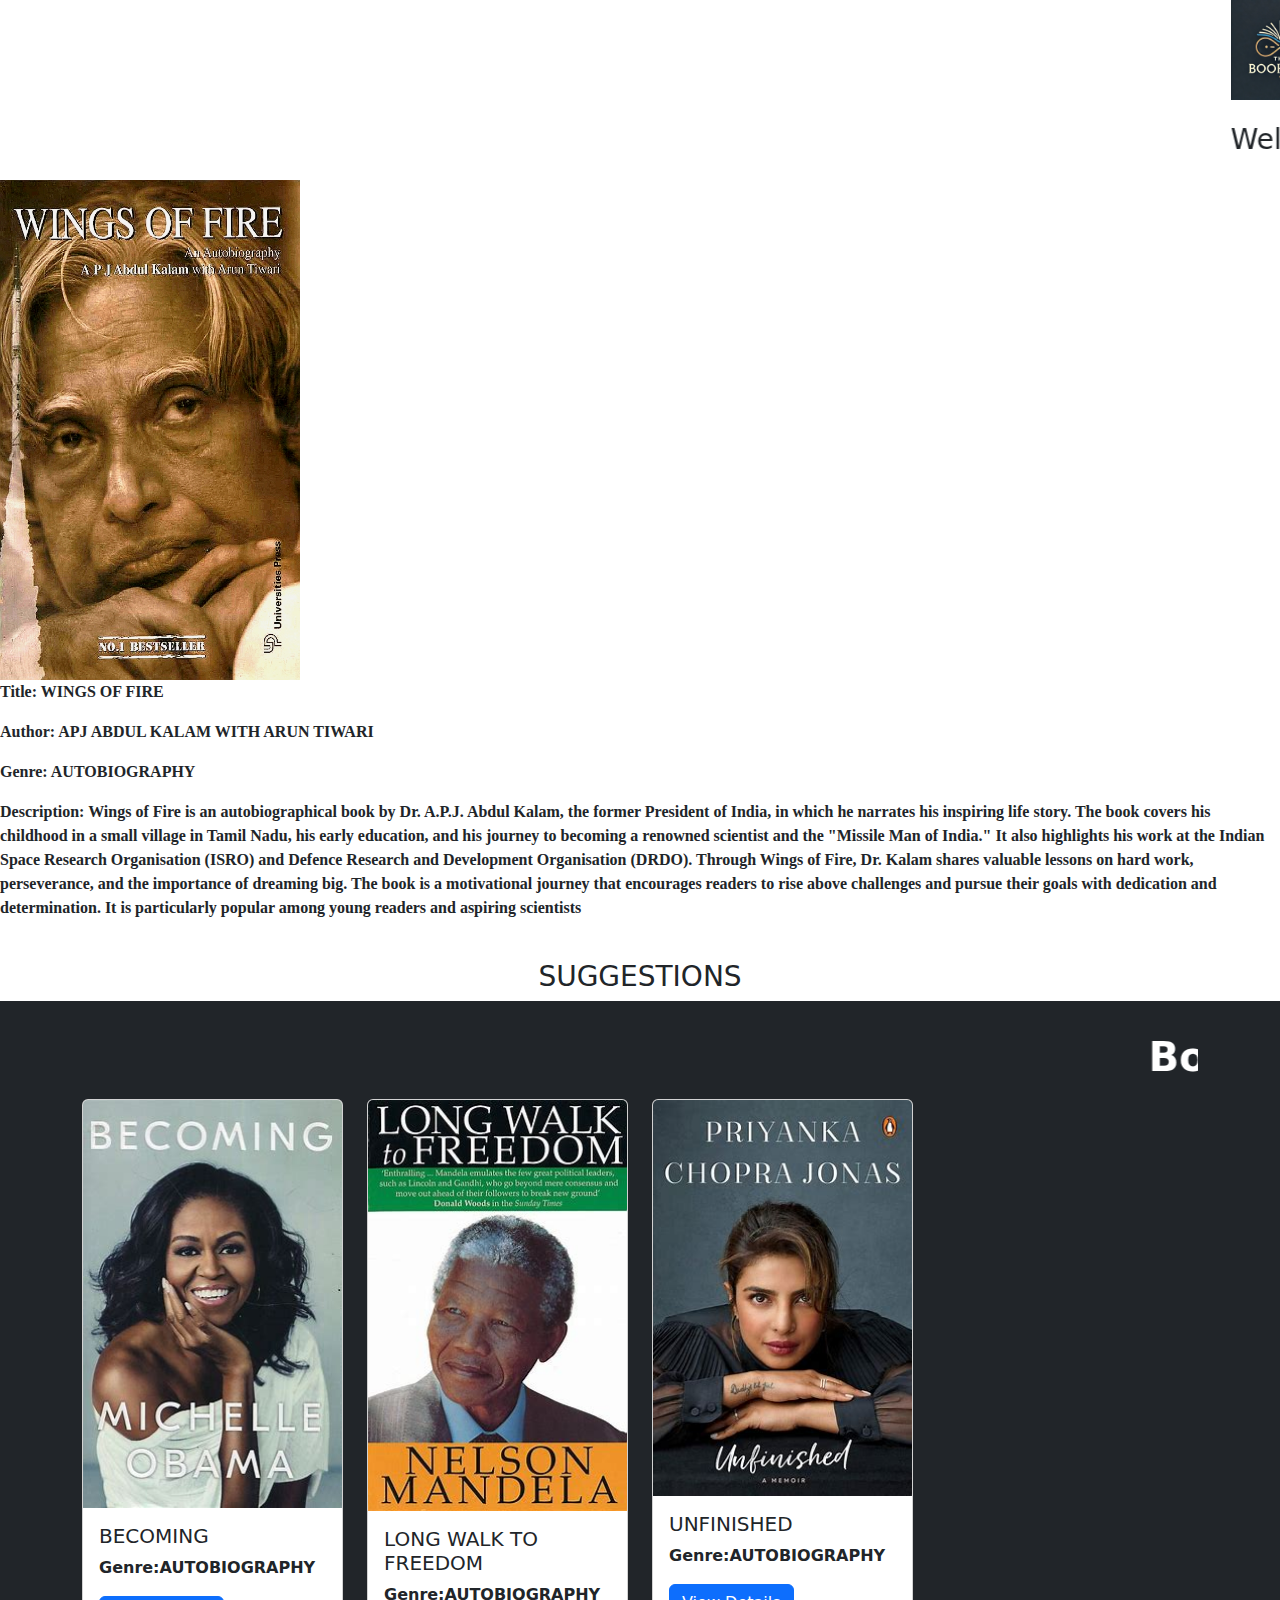
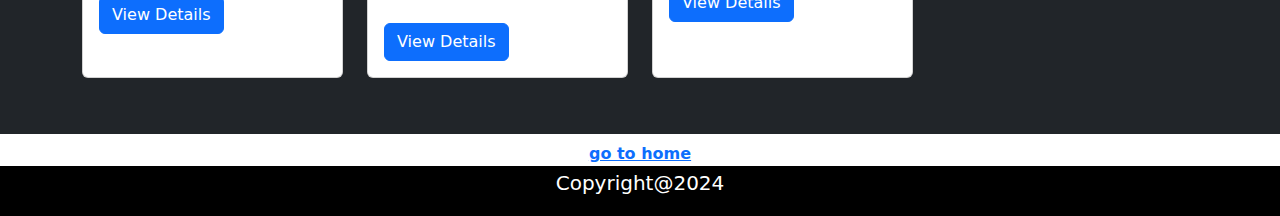
<file: book5.html>
<!DOCTYPE html>
<html lang="en">
<head>
    <meta charset="UTF-8">
    <meta name="viewport" content="width=device-width, initial-scale=1.0">
    <title>Document</title>
    <link rel="stylesheet" href="css/book5.css">
    <link rel="stylesheet" href="css/bootstrap.min.css">
</head>
<body>
    <marquee>  
    <img src="images/logo.webp" alt="" height="100" width="100"></marquee>
 <marquee> <p><h3>Welcometo the book gallery</h3></p> 
    </marquee>

    <img src="images/book5.jpg" alt="" height="500" width="300">
    <br>
    <div class="a1">
    <p>
        <b>Title:<b> WINGS OF FIRE</p>
    <P>Author: APJ ABDUL KALAM WITH ARUN TIWARI</P>
    <p>Genre: AUTOBIOGRAPHY</p>
    <p>Description: Wings of Fire is an autobiographical book by Dr. A.P.J. Abdul Kalam, the former President of India, in which he narrates his inspiring life story. The book covers his childhood in a small village in Tamil Nadu, his early education, and his journey to becoming a renowned scientist and the "Missile Man of India." It also highlights his work at the Indian Space Research Organisation (ISRO) and Defence Research and Development Organisation (DRDO).

        Through Wings of Fire, Dr. Kalam shares valuable lessons on hard work, perseverance, and the importance of dreaming big. The book is a motivational journey that encourages readers to rise above challenges and pursue their goals with dedication and determination. It is particularly popular among young readers and aspiring scientists</p>
    </div>

    <br><h3><center>SUGGESTIONS</center></SUGGESTIONS></h3>


    <div class="p-3 mb-2 bg-dark text-white">
        <div class="container my-3">
          <h1 class="text-center mb-6"><marquee><b>Book Gallery</b></marquee></h1>
          <div class="row">
            <!-- Book 1 -->
            <div class="col-md-3 col-sm-6 mb-4">
              <div class="card h-100">
                <img src="images/S13.jpg" class="card-img-top" alt="Book 1">
                <div class="card-body">
                  <h5 class="card-title">BECOMING</h5>
                  <p class="card-text">Genre:AUTOBIOGRAPHY</p>
                  <a href="#" class="btn btn-primary">View Details</a>
                </div>
              </div>
            </div>
            <!-- Book 2 -->
            <div class="col-md-3 col-sm-6 mb-4">
              <div class="card h-100">
                <img src="images/S14.jpg" class="card-img-top" alt="Book 2">
                <div class="card-body">
                  <h5 class="card-title">LONG WALK TO FREEDOM</h5>
                  <p class="card-text">Genre:AUTOBIOGRAPHY</p>
                  <a href="#" class="btn btn-primary">View Details</a>
                </div>
              </div>
            </div>
            <!-- Book 3 -->
            <div class="col-md-3 col-sm-6 mb-4">
              <div class="card h-100">
                <img src="images/S15.jpg" class="card-img-top" alt="Book 3">
                <div class="card-body">
                  <h5 class="card-title">UNFINISHED</h5>
                  <p class="card-text">Genre:AUTOBIOGRAPHY</p>
                  <a href="#" class="btn btn-primary">View Details</a>
                </div>
              </div>
            </div>
            </div>
            </div>
            </div>
            

            <div>
                <a href="book.html"><u><center>go to home</center></u></a>

            </div>
            <footer>
                <h5>Copyright@2024</h5>
            </footer>
</body>
</html>
</file>
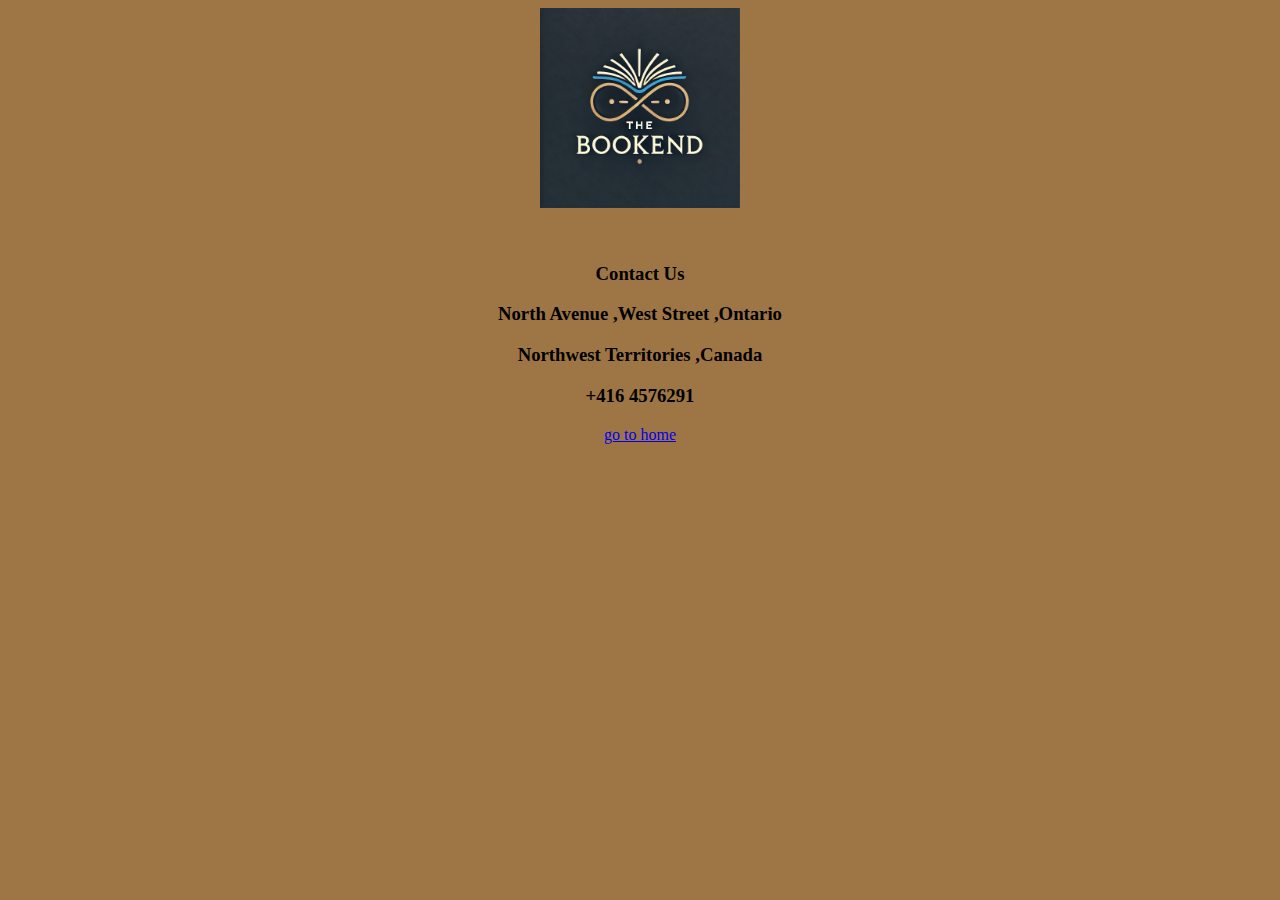
<file: contact.html>
<!DOCTYPE html>
<html lang="en">
<head>
    <meta charset="UTF-8">
    <meta name="viewport" content="width=device-width, initial-scale=1.0">
    <title>Contact</title>
    <link rel="stylesheet" href="css/contact.css">
</head>
<body>
    
    <img src="images/logo.webp" alt="" height="200" width="200"><br><br>
    <h3><b>Contact Us</b></h3>
    <h3>North Avenue ,West Street  ,Ontario</h3>
    <h3>Northwest Territories ,Canada</h3>
    <h3>+416 4576291</h3>
    <div>
        <a href="index.html"><u><center>go to home</center></u></a>
      
      </div>
</body>
</html>
</file>
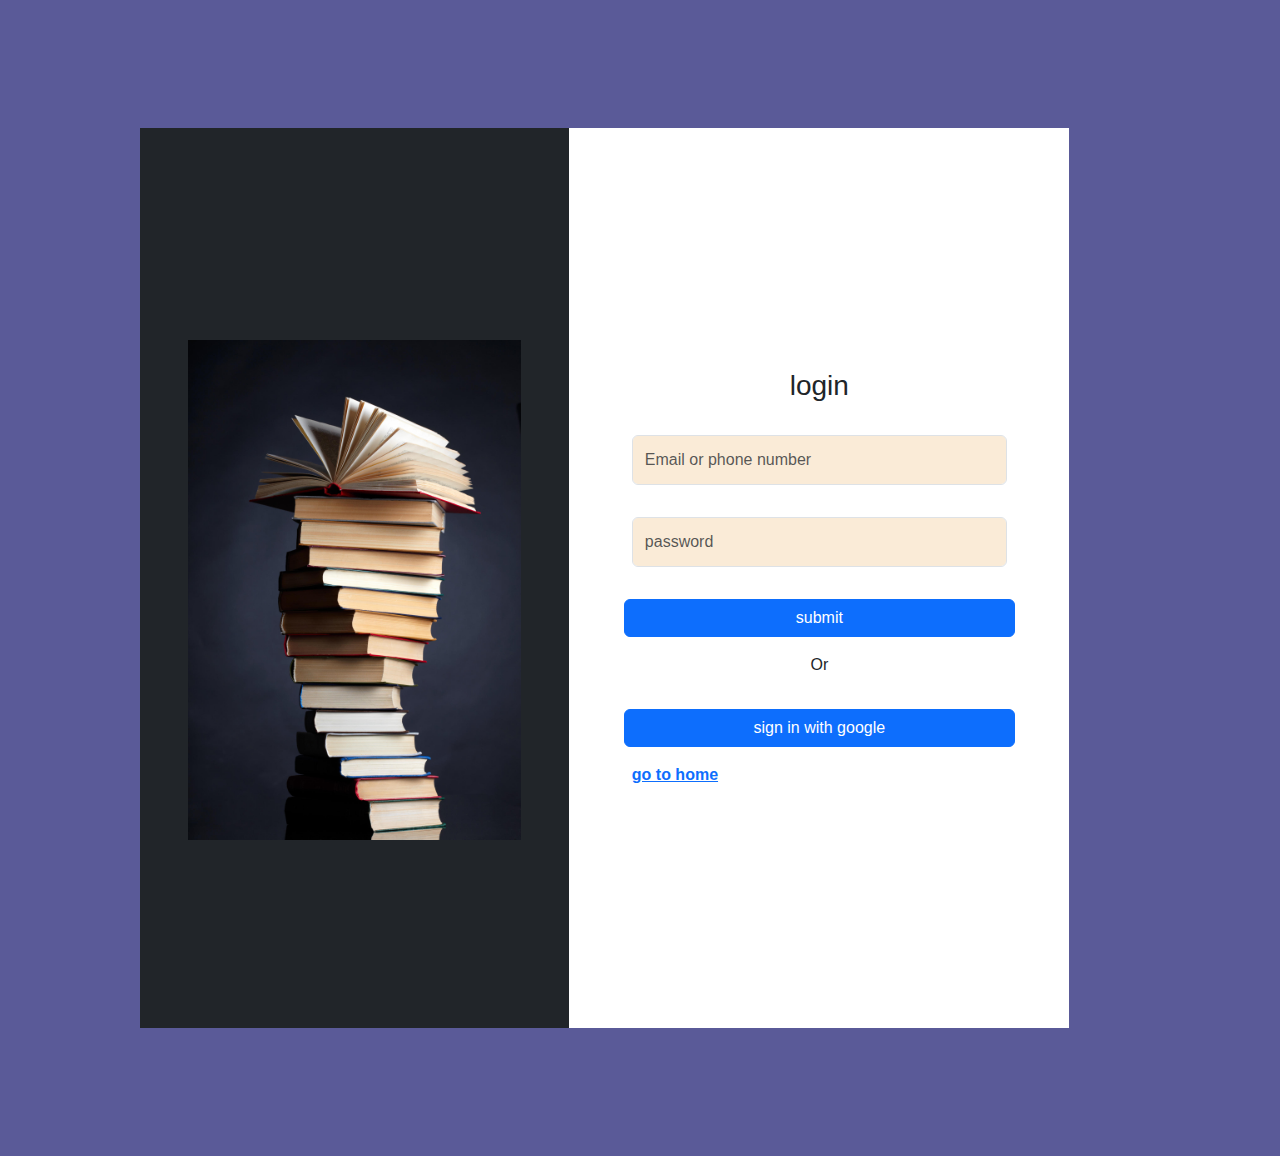
<file: login.html>
<!DOCTYPE html>
<html lang="en">
<head>
    <meta charset="UTF-8">
    <meta name="viewport" content="width=device-width, initial-scale=1.0">
    <title>Signup Page</title>
    <link rel="stylesheet" href="https://cdnjs.cloudflare.com/ajax/libs/bootstrap/5.3.0/css/bootstrap.min.css">
    <link rel="stylesheet" href="css/login.css"> <!-- Optional for custom styling -->
</head>
<body>
    
    <div class="container-fluid vh-100 d-flex  a1">
        <!-- Left Section -->
        <div class="col-md- bg-dark d-flex flex-column justify-content-center align-items-center text-center text-white p-5">
            <img src="images/R.jpg" alt="Phones with app" class="img-fluid mt-4" style="max-width: 100%;">
        </div>

        <!-- Right Section -->
        <div class="col-md-6 d-flex flex-column justify-content-center align-items-center bg-white">
            <div class="w-75">
                <h3><center>login</center></h3><br>
               
                <form>
                    <div class="row g-3">
                        
                    <div class="my-3">
                        <input type="email" class="form-control" placeholder="Email or phone number" required>
                    </div>
                    
                    <div class="my-3">
                        <input type="password" class="form-control" placeholder="password" required>
                    </div>
                    <button class="btn btn-primary w-100 mt-3" type="submit">submit</button>
                    <div class="text-center my-3">
                        <span>Or</span>
                    </div>
                    <!-- <button class="btn btn-outline-dark w-100" type="button">
                        <img src="google-icon.png" alt="Google" style="width: 20px; margin-right: 10px;"> Sign in with Google
                    </button> -->
                    <button class="btn btn-primary w-100 mt-3" type="submit">sign in with google</button>
                    <a href="index.html"><u>go to home</u></a>
                </form>
                
                <!-- <div class="d-flex justify-content-center mt-4">
                    <img src="app-store-icon.png" alt="App Store" class="me-3" style="height: 40px;">
                    <img src="google-play-icon.png" alt="Google Play" style="height: 40px;">
                </div> -->
            </div>
        </div>
    </div>
    
    <script src="https://cdnjs.cloudflare.com/ajax/libs/bootstrap/5.3.0/js/bootstrap.bundle.min.js"></script>
</body>
</html>
</file>
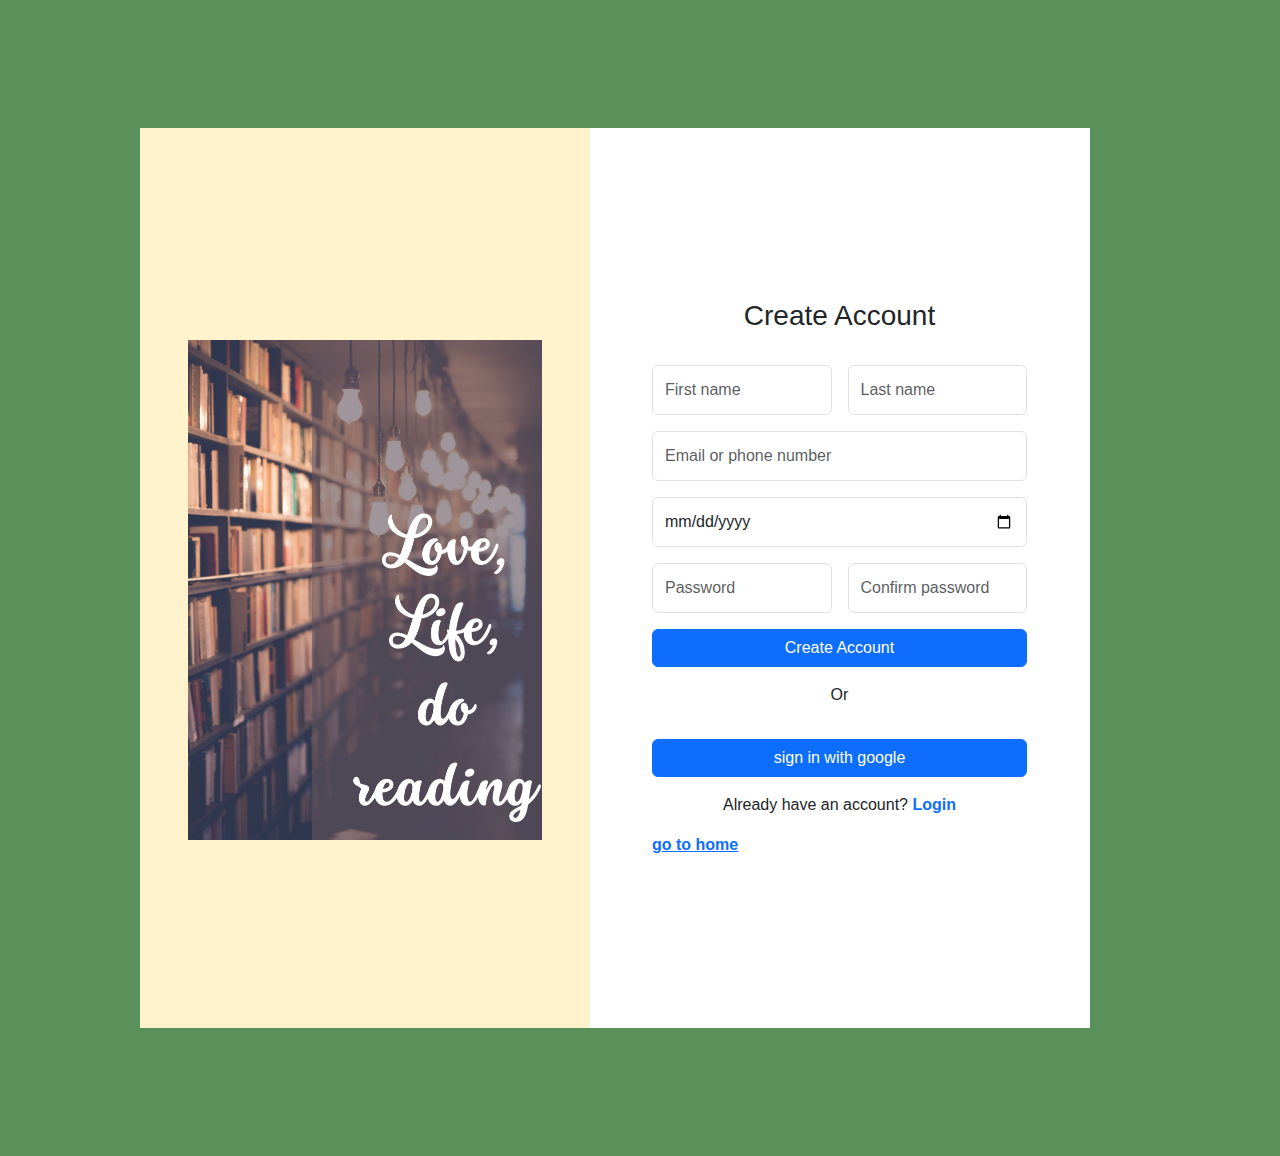
<file: signup.html>
<!DOCTYPE html>
<html lang="en">
<head>
    <meta charset="UTF-8">
    <meta name="viewport" content="width=device-width, initial-scale=1.0">
    <title>Signup Page</title>
    <link rel="stylesheet" href="https://cdnjs.cloudflare.com/ajax/libs/bootstrap/5.3.0/css/bootstrap.min.css">
    <link rel="stylesheet" href="css/signup.css"> <!-- Optional for custom styling -->
</head>
<body>
    <div class="container-fluid vh-100 d-flex">
        <!-- Left Section -->
        <div class="col-md- bg-warning-subtle d-flex flex-column justify-content-center align-items-center text-center text-white p-5">
            <img src="images/cover.jpg" alt="Phones with app" class="img-fluid mt-4" style="max-width: 100%;">
        </div>

        <!-- Right Section -->
        <div class="col-md-6 d-flex flex-column justify-content-center align-items-center bg-white">
            <div class="w-75">
                <h3><center>Create Account</center></h3><br>
               
                <form>
                    <div class="row g-3">
                        <div class="col-md-6">
                            <input type="text" class="form-control" placeholder="First name" required>
                        </div>
                        <div class="col-md-6">
                            <input type="text" class="form-control" placeholder="Last name" required>
                        </div>
                    </div>
                    <div class="my-3">
                        <input type="email" class="form-control" placeholder="Email or phone number" required>
                    </div>
                    <div class="my-3">
                        <input type="date" class="form-control" placeholder="Date of birth" required>
                    </div>
                    <div class="row g-3">
                        <div class="col-md-6">
                            <input type="password" class="form-control" placeholder="Password" required>
                        </div>
                        <div class="col-md-6">
                            <input type="password" class="form-control" placeholder="Confirm password" required>
                        </div>
                    </div>
                    
                    <button class="btn btn-primary w-100 mt-3" type="submit">Create Account</button>
                    <div class="text-center my-3">
                        <span>Or</span>
                    </div>
                    <!-- <button class="btn btn-outline-dark w-100" type="button">
                        <img src="google-icon.png" alt="Google" style="width: 20px; margin-right: 10px;"> Sign in with Google
                    </button> -->
                    <button class="btn btn-primary w-100 mt-3" type="submit">sign in with google</button>
                </form>
                <p class="mt-3 text-center">
                    Already have an account? <a href="login.html" class="text-primary">Login</a>
                </p>

                <a href="index.html"><u>go to home</u></a>
                <!-- <div class="d-flex justify-content-center mt-4">
                    <img src="app-store-icon.png" alt="App Store" class="me-3" style="height: 40px;">
                    <img src="google-play-icon.png" alt="Google Play" style="height: 40px;">
                </div> -->
            </div>
        </div>
    </div>

    <script src="https://cdnjs.cloudflare.com/ajax/libs/bootstrap/5.3.0/js/bootstrap.bundle.min.js"></script>
</body>
</html>
</file>
<file: css/style.css>
body{
    background-color: rgb(50, 184, 184);

}
nav a{
    color:rgb(230, 226, 226);
    text-decoration: none;
     /* border: 2px solid white; */
    /* padding: 5px; */
    margin-right: 15px; 
} 
nav a:hover{
    
    background-color: burlywood;
}
nav{
    float:right;
    /* margin-top: 35px; */
    margin-right: 15px;
    
}

*{
    margin: 0;
    padding:0;
}
header{
    background-color: aquamarine;
    padding-left: 5%;
}
.content {
    margin-top: 0; /* Removes any margin between header and content */
    padding-top: 0; /* Ensures no padding at the top */
    
}
.container {
    margin-top: 0px;
    
}
.grp1{
    color: black;
    margin: 150px;
    width: 35%;
    float: left;
    margin-left: 40%;
    
}
.grp2{
    color: black;
    margin-left: 60%;
    width: 55%;
    margin-bottom:70% ; 
    margin-top: 25%;
    padding-right: 2px;
    margin: 0;   
}
.grp3{
   
    color: rgb(10, 5, 5);
    text-align:justify;
    margin-bottom: 70%;
    margin-left: 40%;
    /* height: 50px; */
}



footer{
    /* margin-top: 10%; */
    padding-top: 5px;
    background-color: black;
    color: white;
    text-align: center;
    height: 50px;
}
</file>
<file: css/book1.css>
body{
    background-color: bisque;
}
.a1{
    font-family: 'Times New Roman', Times, serif;
}
footer{
    /* margin-top: 10%; */
    padding-top: 5px;
    background-color: black;
    color: white;
    text-align: center;
    height: 50px;
}
</file>
<file: css/book3.css>
body{
    background-color: bisque;
}
.a1{
    font-family: 'Times New Roman', Times, serif;
}
footer{
    /* margin-top: 10%; */
    padding-top: 5px;
    background-color: black;
    color: white;
    text-align: center;
    height: 50px;
}
</file>
<file: css/book4.css>
body{
    background-color: bisque;
}
.a1{
    font-family: 'Times New Roman', Times, serif;
}
footer{
    /* margin-top: 10%; */
    padding-top: 5px;
    background-color: black;
    color: white;
    text-align: center;
    height: 50px;
}
</file>
<file: css/book5.css>
body{
    background-color: bisque;
}
.a1{
    font-family: 'Times New Roman', Times, serif;
}
footer{
    /* margin-top: 10%; */
    padding-top: 5px;
    background-color: black;
    color: white;
    text-align: center;
    height: 50px;
}
</file>
<file: css/contact.css>
body{
    background-color: rgb(158, 117, 68);
}
img{
    display: block;        /* Makes the image a block-level element */
            margin: 0 auto;        /* Centers the image horizontally */
            max-width: 100%;
            height: auto;
}
h3{
    text-align: center;
}
</file>
<file: css/login.css>
body {
    font-family: Arial, sans-serif;
    margin: 10%;
    background-color:#5a5a98;
}

h2 {
    font-size: 1.8rem;
    line-height: 1.5;
}

form .form-control {
    height: 50px;
    font-size: 1rem;
    background-color: antiquewhite;

}

button {
    font-size: 1rem;
    padding: 10px 20px;
    
}

a {
    text-decoration: none;
    font-weight: bold;
}

img {
    max-height: 500px;
}
</file>
<file: css/signup.css>
body {
    font-family: Arial, sans-serif;
    margin: 10%;
    background-color: rgb(90, 145, 90);
}

h2 {
    font-size: 1.8rem;
    line-height: 1.5;
}

form .form-control {
    height: 50px;
    font-size: 1rem;
}

button {
    font-size: 1rem;
    padding: 10px 20px;
}

a {
    text-decoration: none;
    font-weight: bold;
}

img {
    max-height: 500px;
}
</file>
